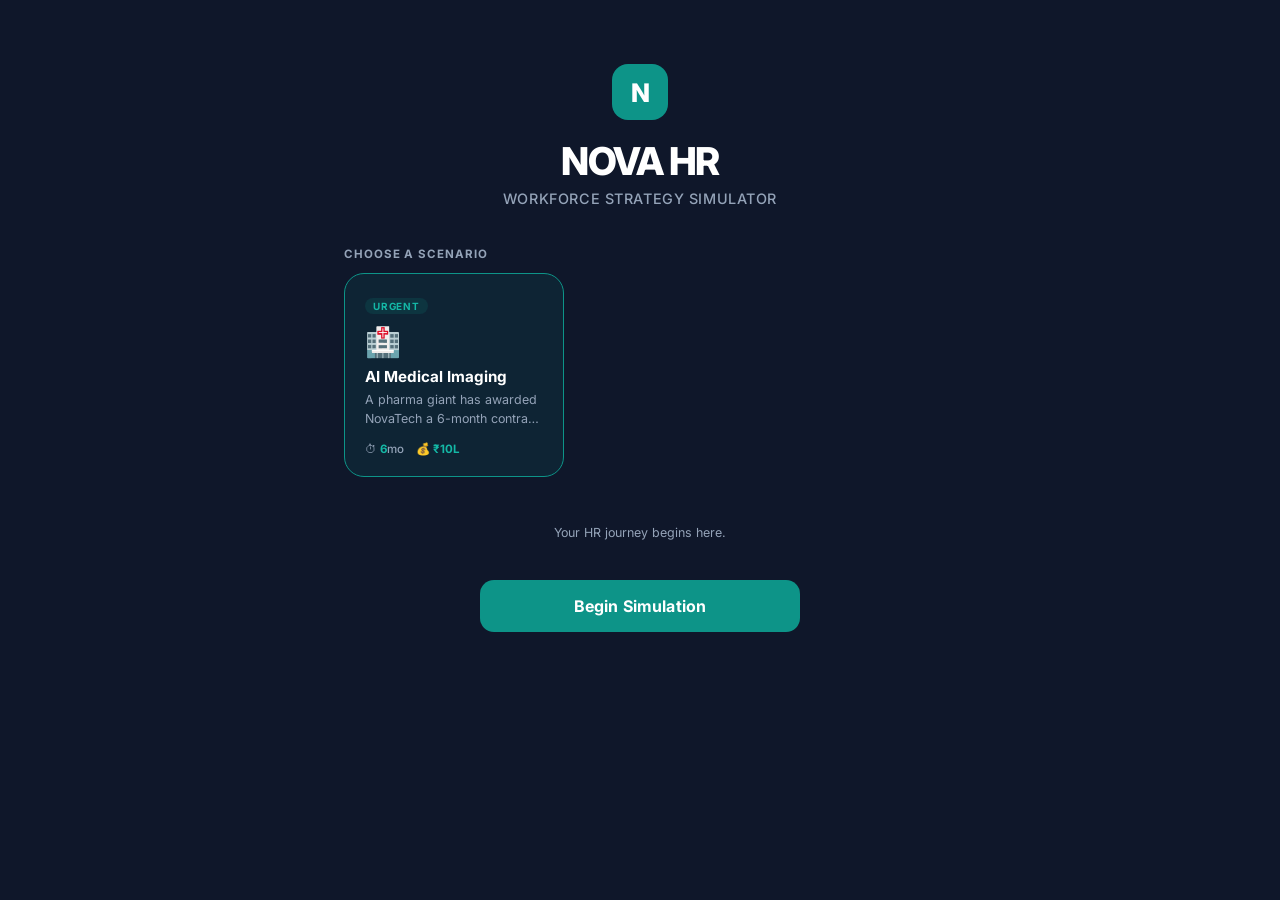
<file: index.html>
<!DOCTYPE html>
<html lang="en">
<head>
  <meta charset="UTF-8">
  <meta name="viewport" content="width=device-width, initial-scale=1.0, viewport-fit=cover">
  <title>NOVA HR — Workforce Simulator</title>
  <meta name="description" content="An interactive HR strategy simulator for college Business Intelligence seminars.">
  <link rel="preconnect" href="https://fonts.googleapis.com">
  <link rel="preconnect" href="https://fonts.gstatic.com" crossorigin>
  <link href="https://fonts.googleapis.com/css2?family=Inter:wght@400;500;600;700;800&display=swap" rel="stylesheet">
  <link rel="stylesheet" href="./css/style.css">
  <link rel="stylesheet" href="./css/modal.css">
</head>
<body>

<!-- ═══════════════════════════
     INTRO SCREEN
═══════════════════════════ -->
<div id="intro-screen" class="screen active">

  <div class="intro-wrap">

    <!-- Hero -->
    <div class="intro-hero">
      <div class="intro-logo-mark">N</div>
      <h1 class="intro-title">NOVA HR</h1>
      <p class="intro-tagline">Workforce Strategy Simulator</p>
    </div>

    <!-- Scenario Picker -->
    <div class="intro-section">
      <p class="section-eyebrow">Choose a scenario</p>
      <div class="scenario-scroll" id="scenario-grid"></div>
    </div>

    <!-- Journey Stats -->
    <div id="intro-journey" class="journey-row"></div>

    <!-- CTA -->
    <div class="intro-cta">
      <button id="btn-start-simulation" class="btn-hero">Begin Simulation</button>
    </div>

  </div>
</div>

<!-- ═══════════════════════════
     APP SCREEN
═══════════════════════════ -->
<div id="app-screen" class="screen hidden">

  <!-- TOP BAR -->
  <header id="top-bar">
    <div class="tb-left">
      <div class="tb-logo">N</div>
      <div class="tb-scenario" id="tb-scenario-name">AI Medical Imaging</div>
    </div>
    <div class="tb-kpis" id="tb-kpis">
      <!-- injected per phase -->
    </div>
    <div class="tb-right">
      <button id="btn-reset-top" class="tb-icon-btn" title="Restart">↩</button>
    </div>
  </header>

  <!-- PROGRESS STEPS -->
  <div id="progress-bar">
    <div class="progress-steps" id="progress-steps">
      <!-- injected -->
    </div>
  </div>

  <!-- MAIN CONTENT AREA -->
  <main id="main-panel">
    <div id="dynamic-content"></div>
  </main>

  <!-- BOTTOM NAV (mobile only) -->
  <nav id="bottom-nav">
    <button class="bnav-btn" data-phase="1" id="bnav-1">
      <span class="bnav-icon">📋</span>
      <span class="bnav-label">Plan</span>
    </button>
    <button class="bnav-btn" data-phase="4" id="bnav-4">
      <span class="bnav-icon">🎯</span>
      <span class="bnav-label">Strategy</span>
    </button>
    <button class="bnav-btn" data-phase="6" id="bnav-6">
      <span class="bnav-icon">👥</span>
      <span class="bnav-label">Talent</span>
    </button>
    <button class="bnav-btn" data-phase="7" id="bnav-7">
      <span class="bnav-icon">🎓</span>
      <span class="bnav-label">Train</span>
    </button>
    <button class="bnav-btn" data-phase="9" id="bnav-9">
      <span class="bnav-icon">📈</span>
      <span class="bnav-label">Report</span>
    </button>
  </nav>

  <!-- TERMINAL (hidden) -->
  <div id="terminal" class="hidden">
    <div class="term-header">
      <span>⚡ Command Mode</span>
      <button onclick="document.getElementById('terminal').classList.add('hidden')">✕</button>
    </div>
    <div id="terminal-output"></div>
    <div class="term-input-row">
      <span class="term-prompt">›</span>
      <input type="text" id="command-input" placeholder="type help..." autocomplete="off" spellcheck="false">
    </div>
  </div>

</div>

<!-- MODAL (bottom sheet on mobile, centered on desktop) -->
<div id="modal-overlay" class="hidden" onclick="if(event.target===this) window.HRUI.closeModal()">
  <div id="modal-box">
    <button id="btn-close-modal" class="modal-close-btn" onclick="window.HRUI.closeModal()">✕</button>
    <div id="modal-content"></div>
  </div>
</div>

<!-- TOAST -->
<div id="toast-container"></div>

<!-- EVENT NOTIFICATION (injected dynamically) -->

<!-- SCRIPTS -->
<script src="./js/scenarios.js"></script>
<script src="./js/state.js"></script>
<script src="./js/engine.js"></script>
<script src="./js/events.js"></script>
<script src="./js/ui.js"></script>
<script src="./js/charts.js"></script>
<script src="./js/terminal.js"></script>
<script src="./js/app.js"></script>

</body>
</html>
</file>
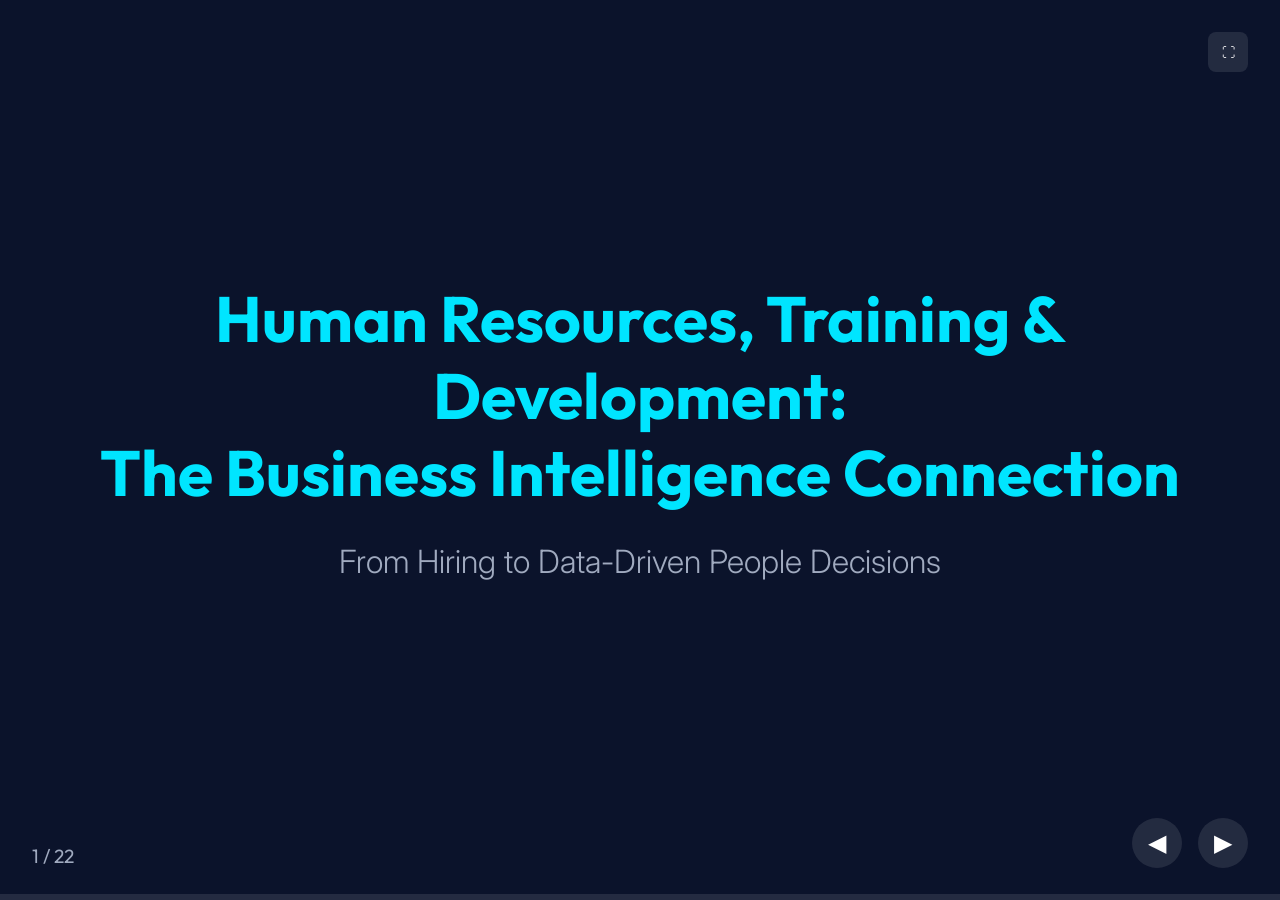
<file: hr-bi-interactive-slides/index.html>
<!DOCTYPE html>
<html lang="en">
<head>
  <meta charset="UTF-8">
  <meta name="viewport" content="width=device-width, initial-scale=1.0">
  <title>HR & BI Interactive Slides</title>
  <link rel="stylesheet" href="styles.css">
</head>
<body>

  <!-- Fullscreen Toggle -->
  <button class="fullscreen-btn" id="fsBtn" title="Toggle Fullscreen (F)">⛶</button>

  <!-- Progress Bar -->
  <div class="progress-container">
    <div class="progress-bar" id="progressBar"></div>
  </div>
  <div class="slide-counter" id="slideCounter">1 / 22</div>

  <!-- Click Zones -->
  <div class="click-zone-left" id="zoneLeft"></div>
  <div class="click-zone-right" id="zoneRight"></div>

  <!-- Deck Container -->
  <div class="deck-container" id="deck">

    <!-- Slide 1 -->
    <section class="slide active center-content">
      <h1>Human Resources, Training & Development:<br>The Business Intelligence Connection</h1>
      <p class="subtitle">From Hiring to Data-Driven People Decisions</p>
    </section>

    <!-- Slide 2 -->
    <section class="slide">
      <h2>Why This Topic Matters to You</h2>
      <div class="two-col">
        <div>
          <ul class="stagger-list">
            <li>We're engineering students — most of us want to get placed after graduation</li>
            <li>We usually think about the interview from the candidate's side</li>
            <li>Today: the organization's side — what happens before that shortlist email</li>
          </ul>
        </div>
        <div class="icon-box">
          <!-- Mail icon representing job offer -->
          <svg viewBox="0 0 24 24"><path d="M20 4H4C2.9 4 2.01 4.9 2.01 6L2 18C2 19.1 2.9 20 4 20H20C21.1 20 22 19.1 22 18V6C22 4.9 21.1 4 20 4ZM20 18H4V8L12 13L20 8V18ZM12 11L4 6H20L12 11Z"/></svg>
        </div>
      </div>
    </section>

    <!-- Slide 3 -->
    <section class="slide center-content">
      <h2>Today's Journey</h2>
      <ul class="stagger-list" style="display:inline-block; text-align:left; font-size: 2.2rem;">
        <li>Human Resources (HR)</li>
        <li>Human Resource Planning</li>
        <li>Recruitment</li>
        <li>Training & Development</li>
        <li>Connecting it all to Business Intelligence / Analytics</li>
      </ul>
    </section>

    <!-- Slide 4 -->
    <section class="slide">
      <h2>What Is "Human Resources"?</h2>
      <ul class="stagger-list">
        <li>A resource = anything an org uses to create value (money, machines, data, technology)</li>
        <li>Human Resources = people + their knowledge, skills, experience, and decision-making ability</li>
        <li>Not just names in a spreadsheet — it's capability</li>
      </ul>
    </section>

    <!-- Slide 5 -->
    <section class="slide">
      <h2>Resources Need People to Use Them</h2>
      <div class="two-col">
        <ul class="stagger-list">
          <li>Best technology ≠ results, without people who know how to use it</li>
          <li>Example: unlimited computing power given to students with no training in programming/analytics — useless on its own</li>
          <li>Same logic applies to organizations</li>
        </ul>
        <div class="icon-box">
          <!-- Server and User Icon -->
          <svg viewBox="0 0 24 24" style="fill: var(--accent-secondary);"><path d="M19 15V19H5V15H19ZM20 13H4C3.45 13 3 13.45 3 14V20C3 20.55 3.45 21 4 21H20C20.55 21 21 20.55 21 20V14C21 13.45 20.55 13 20 13ZM19 5V9H5V5H19ZM20 3H4C3.45 3 3 3.45 3 4V10C3 10.55 3.45 11 4 11H20C20.55 11 21 10.55 21 10V4C21 3.45 20.55 3 20 3ZM12 6.5C12 5.67 11.33 5 10.5 5C9.67 5 9 5.67 9 6.5C9 7.33 9.67 8 10.5 8C11.33 8 12 7.33 12 6.5ZM12 16.5C12 15.67 11.33 15 10.5 15C9.67 15 9 15.67 9 16.5C9 17.33 9.67 18 10.5 18C11.33 18 12 17.33 12 16.5Z"/></svg>
        </div>
      </div>
    </section>

    <!-- Slide 6 -->
    <section class="slide">
      <h2>Business Requirement → People Requirement</h2>
      <ul class="stagger-list">
        <li>Business decision: "We want to grow this business"</li>
        <li>Immediate people question: What roles? How many? What skills?</li>
        <li style="color: var(--accent-secondary); font-weight: 600;">Key line: HR connects the organization's business requirements with its people and capabilities</li>
      </ul>
    </section>

    <!-- Slide 7 -->
    <section class="slide">
      <h2>What Is Human Resource Planning?</h2>
      <ul class="stagger-list">
        <li>Determines: how many employees, what capabilities, and when they're needed</li>
        <li>"Planning before hiring"</li>
        <li>Not just "we need more people" — needs structured analysis</li>
      </ul>
    </section>

    <!-- Slide 8 -->
    <section class="slide">
      <h2>Case: DataTech's Expansion</h2>
      <ul class="stagger-list">
        <li>DataTech: 1,000 employees → expanding BI business next year</li>
        <li>Forecasted need: 1,300 employees</li>
        <li>100 moved internally + 50 trained internally = only 150 need external hiring</li>
      </ul>
    </section>

    <!-- Slide 9 -->
    <section class="slide">
      <h2>The Workforce Gap Formula</h2>
      <div class="two-col">
        <div>
          <ul class="stagger-list">
            <li>Reverse case: 900 needed, 1,000 available = 100 surplus → redeployment, not layoffs</li>
          </ul>
        </div>
        <div class="gap-formula">
          <div class="formula-row reveal-item">
            <span>Expected requirement:</span>
            <span class="count-up" data-target="1000">0</span>
          </div>
          <div class="formula-row reveal-item">
            <span>Available/suitable:</span>
            <span>- <span class="count-up" data-target="850">0</span></span>
          </div>
          <div class="formula-row formula-result reveal-item">
            <span>Gap (Shortage):</span>
            <span>150</span>
          </div>
        </div>
      </div>
    </section>

    <!-- Slide 10 -->
    <section class="slide">
      <h2>Quantity Isn't Enough</h2>
      <ul class="stagger-list">
        <li>"500 employees" tells us nothing without knowing the type</li>
        <li>100 data analysts hired without SQL/statistics skills = skills gap</li>
        <li>Two fixes: Recruit people who have the skill, or Train people to build it</li>
      </ul>
    </section>

    <!-- Slide 11 -->
    <section class="slide">
      <h2>Planning in the Real World</h2>
      <div class="two-col">
        <ul class="stagger-list">
          <li>Seasonal scaling: e-commerce/logistics hiring surges before festive season</li>
          <li>IT services "bench" model: trained staff kept ready for new client contracts</li>
        </ul>
        <div class="icon-box">
          <svg viewBox="0 0 24 24"><path d="M20 8H17V4H7V8H4C2.9 8 2.01 8.9 2.01 10L2 20C2 21.1 2.9 22 4 22H20C21.1 22 22 21.1 22 20V10C22 8.9 21.1 8 20 8ZM9 6H15V8H9V6ZM20 20H4V10H20V20ZM12 17L17 12H14V11H10V12H7L12 17Z"/></svg>
        </div>
      </div>
    </section>

    <!-- Slide 12 -->
    <section class="slide">
      <h2>Recruitment vs. Selection</h2>
      <ul class="stagger-list">
        <li><strong>Recruitment</strong> = attracting candidates into the process</li>
        <li><strong>Selection</strong> = evaluating and choosing among them</li>
        <li>10,000 applicants → attracted (recruitment); 30 offers → chosen (selection)</li>
      </ul>
    </section>

    <!-- Slide 13 -->
    <section class="slide">
      <h2>Internal vs. External Recruitment</h2>
      <ul class="stagger-list">
        <li><strong>Internal:</strong> promoting existing employees (already know culture & systems)</li>
        <li><strong>External:</strong> careers websites, job portals, campus recruitment, referrals, agencies</li>
        <li>Campus recruitment = most relevant channel for us</li>
      </ul>
    </section>

    <!-- Slide 14 -->
    <section class="slide">
      <h2>The Recruitment Funnel (DataTech Example)</h2>
      <div class="two-col">
        <ul class="stagger-list">
          <li>Every stage generates data</li>
          <li>Different sources can have very different success rates → this is where analytics begins</li>
        </ul>
        <div class="funnel-container">
          <div class="funnel-stage reveal-item">10,000 Applicants</div>
          <div class="funnel-stage reveal-item">2,000 Screened</div>
          <div class="funnel-stage reveal-item">500 Assessed</div>
          <div class="funnel-stage reveal-item">100 Interviewed</div>
          <div class="funnel-stage reveal-item">30 Offers</div>
        </div>
      </div>
    </section>

    <!-- Slide 15 -->
    <section class="slide">
      <h2>Real Company: Amazon (BIE Hiring)</h2>
      <ul class="stagger-list">
        <li>Application → online assessment → (technical phone screen) → interview loop</li>
        <li>Loop tests: SQL & scripting, analytical problem-solving, visualization, metrics/reporting, business requirements</li>
        <li><strong>Lesson:</strong> the job defines the required skill; the skill defines the hiring test</li>
      </ul>
    </section>

    <!-- Slide 16 -->
    <section class="slide">
      <h2>Real Company: Google (People Operations)</h2>
      <ul class="stagger-list">
        <li>HR at Google = "People Operations," guided by a People Analytics team</li>
        <li>Goal: bring engineering-level rigor to people decisions</li>
        <li>Data-driven hiring: found 4 interviews capture most predictive value</li>
        <li>"Project Janus": re-checked rejected resumes for missed strong candidates</li>
      </ul>
      <div class="analytics-animation">
        <div class="people-group" id="peopleIcons">
          <!-- JS will inject SVGs here -->
        </div>
        <div class="chart-container">
          <svg class="chart-icon" viewBox="0 0 24 24"><path d="M19 3H5C3.9 3 3 3.9 3 5V19C3 20.1 3.9 21 5 21H19C20.1 21 21 20.1 21 19V5C21 3.9 20.1 3 19 3ZM9 17H7V10H9V17ZM13 17H11V7H13V17ZM17 17H15V13H17V17Z"/></svg>
        </div>
      </div>
    </section>

    <!-- Slide 17 -->
    <section class="slide">
      <h2>Real Company: JPMorganChase</h2>
      <ul class="stagger-list">
        <li>Four-stage journey: Explore → Apply → Interview → Decision</li>
        <li>Process varies by role — some roles use standardized/virtual assessments</li>
        <li>Same theme: process design follows job requirements</li>
      </ul>
    </section>

    <!-- Slide 18 -->
    <section class="slide">
      <h2>Careers Inside HR (Where BI Fits)</h2>
      <ul class="stagger-list">
        <li><strong>HR Business Partner</strong> — connects business goals to workforce decisions</li>
        <li><strong>Recruiter/Talent Acquisition</strong> — manages and optimizes the funnel</li>
        <li><strong>L&D Specialist</strong> — designs and measures training</li>
        <li><strong>People Analyst / People Analytics</strong> — builds dashboards & models on hiring, attrition, engagement (a real, hiring job title today)</li>
      </ul>
    </section>

    <!-- Slide 19 -->
    <section class="slide">
      <h2>Training vs. Development</h2>
      <ul class="stagger-list">
        <li><strong>Training</strong> = current-job oriented (e.g., learning the internal BI dashboard tool)</li>
        <li><strong>Development</strong> = future-oriented (e.g., leadership coaching for a future team-lead role)</li>
        <li>Both close a gap — just different time horizons</li>
      </ul>
    </section>

    <!-- Slide 20 -->
    <section class="slide">
      <h2>The Training Process</h2>
      <ul class="stagger-list" style="margin-bottom: 2rem;">
        <li>Most orgs measure Reaction easily; Results rarely — a real measurement gap</li>
      </ul>
      <div class="two-col diagram-container">
        <!-- ADDIE -->
        <div>
          <h3>ADDIE Model</h3>
          <div class="addie-flow">
            <div class="flow-step reveal-item">Analyze</div>
            <div class="flow-step reveal-item">Design</div>
            <div class="flow-step reveal-item">Develop/Deliver</div>
            <div class="flow-step reveal-item">Evaluate</div>
          </div>
        </div>
        <!-- Kirkpatrick -->
        <div>
          <h3>Kirkpatrick's 4 Levels</h3>
          <div class="kirkpatrick-pyramid">
            <div class="pyramid-level reveal-item">1. Reaction</div>
            <div class="pyramid-level reveal-item">2. Learning</div>
            <div class="pyramid-level reveal-item">3. Behavior</div>
            <div class="pyramid-level reveal-item">4. Results</div>
          </div>
        </div>
      </div>
    </section>

    <!-- Slide 21 -->
    <section class="slide">
      <h2>Training & Development in the Real World</h2>
      <div class="two-col">
        <ul class="stagger-list">
          <li>Amazon: large-scale upskilling investment for hundreds of thousands of employees</li>
          <li>Retail/logistics "academy" programs preparing frontline staff for leadership roles</li>
          <li>New system rollouts (ERP/BI tools) → structured certification training</li>
        </ul>
        <div class="icon-box">
          <svg viewBox="0 0 24 24"><path d="M12 3L1 9L4 10.64V17C4 18.1 4.9 19 6 19H18C19.1 19 20 18.1 20 17V10.64L23 9L12 3ZM18 17H6V11.73L12 15L18 11.73V17ZM12 12.5L3.82 8L12 3.5L20.18 8L12 12.5Z"/></svg>
        </div>
      </div>
    </section>

    <!-- Slide 22 -->
    <section class="slide">
      <h2>Closing: Where BI Meets HR</h2>
      <ul class="stagger-list">
        <li>Every stage — Planning, Recruitment, Training — generates data</li>
        <li>Key metrics: time-to-hire, cost-per-hire, attrition rate, offer-acceptance rate, training ROI</li>
        <li>Attrition prediction = same logic as customer-churn modeling, applied to employees</li>
      </ul>
      
      <div class="loop-diagram">
        <svg class="loop-svg" viewBox="0 0 400 400">
          <circle cx="200" cy="200" r="160" class="loop-path reveal-item" />
        </svg>
        <div class="loop-node node-1 reveal-item">Business Goal</div>
        <div class="loop-node node-2 reveal-item">HR Planning</div>
        <div class="loop-node node-3 reveal-item">Recruitment</div>
        <div class="loop-node node-4 reveal-item">Training</div>
        <div class="loop-node node-5 reveal-item">Data & Analytics</div>
      </div>
      
      <h3 class="reveal-item" style="text-align: center; margin-top: 1rem;">Thank You / Questions?</h3>
    </section>

  </div>

  <!-- On-Screen Controls -->
  <div class="controls">
    <button class="nav-btn" id="prevBtn" title="Previous Slide (Left Arrow)">◀</button>
    <button class="nav-btn" id="nextBtn" title="Next Slide (Right Arrow/Space)">▶</button>
  </div>

  <script src="script.js"></script>
</body>
</html>
</file>
<file: css/style.css>
/* ════════════════════════════════════════════════
   NOVA HR — Minimal Premium CSS Design System
   Mobile-first. One decision at a time.
   Author: rebuilt for clarity
════════════════════════════════════════════════ */

/* ── TOKENS ─────────────────────────────────── */
:root {
  --navy:    #0f172a;
  --navy-2:  #1e293b;
  --navy-3:  #334155;
  --teal:    #0d9488;
  --teal-l:  #14b8a6;
  --blue:    #4f46e5;
  --violet:  #7c3aed;
  --emerald: #059669;
  --amber:   #d97706;
  --coral:   #e11d48;
  --white:   #ffffff;
  --gray-50: #f8fafc;
  --gray-100:#f1f5f9;
  --gray-200:#e2e8f0;
  --gray-400:#94a3b8;
  --gray-600:#475569;
  --gray-800:#1e293b;

  --text:      #0f172a;
  --text-mid:  #475569;
  --text-soft: #94a3b8;
  --border:    #e2e8f0;
  --surface:   #ffffff;
  --surface-2: #f8fafc;

  --r-sm:  8px;
  --r:     14px;
  --r-lg:  20px;
  --r-xl:  28px;

  --shadow-sm: 0 1px 3px rgba(0,0,0,.08);
  --shadow:    0 4px 16px rgba(0,0,0,.08);
  --shadow-lg: 0 12px 40px rgba(0,0,0,.14);

  --ease: cubic-bezier(0.4,0,0.2,1);

  --topbar-h:  56px;
  --progress-h: 48px;
  --bottomnav-h: 64px;
}

/* ── RESET ───────────────────────────────────── */
*, *::before, *::after { box-sizing:border-box; margin:0; padding:0; }
html { height:100%; -webkit-text-size-adjust:100%; }
body {
  font-family: 'Inter', -apple-system, BlinkMacSystemFont, sans-serif;
  background: var(--gray-100);
  color: var(--text);
  height:100%;
  overflow:hidden;
  -webkit-font-smoothing: antialiased;
}
button { font-family:inherit; cursor:pointer; border:none; outline:none; background:none; }
a { text-decoration:none; color:inherit; }
img { display:block; max-width:100%; }

/* ── SCREEN SYSTEM ──────────────────────────── */
.screen { position:fixed; inset:0; overflow:hidden; }
.screen.hidden { display:none; }
.screen.active { display:flex; flex-direction:column; }

/* ════════════════════════════════════════════════
   INTRO SCREEN
════════════════════════════════════════════════ */
#intro-screen {
  background: var(--navy);
  overflow-y: auto;
  align-items: center;
}

.intro-wrap {
  width: 100%;
  max-width: 640px;
  padding: 48px 24px 120px;
  display: flex;
  flex-direction: column;
  gap: 40px;
}

.intro-hero {
  text-align: center;
  padding-top: 16px;
}

.intro-logo-mark {
  width: 56px; height: 56px;
  background: var(--teal);
  border-radius: 16px;
  font-size: 1.6rem;
  font-weight: 800;
  color: white;
  display: flex; align-items:center; justify-content:center;
  margin: 0 auto 20px;
}

.intro-title {
  font-size: 2.4rem;
  font-weight: 800;
  color: white;
  letter-spacing: -0.04em;
  line-height: 1.1;
}

.intro-tagline {
  margin-top: 8px;
  font-size: 0.9rem;
  color: var(--gray-400);
  font-weight: 500;
  letter-spacing: 0.04em;
  text-transform: uppercase;
}

.intro-section { display:flex; flex-direction:column; gap:12px; }

.section-eyebrow {
  font-size: 0.72rem;
  font-weight: 700;
  letter-spacing: 0.08em;
  text-transform: uppercase;
  color: var(--gray-400);
}

/* Scenario horizontal scroll */
.scenario-scroll {
  display: flex;
  gap: 12px;
  overflow-x: auto;
  padding-bottom: 8px;
  -webkit-overflow-scrolling: touch;
  scrollbar-width: none;
}
.scenario-scroll::-webkit-scrollbar { display:none; }

.sc-card {
  flex: 0 0 220px;
  background: var(--navy-2);
  border: 1.5px solid var(--navy-3);
  border-radius: var(--r-lg);
  padding: 20px;
  cursor: pointer;
  transition: border-color 0.2s var(--ease), transform 0.15s var(--ease);
  position: relative;
}
.sc-card:active { transform: scale(0.97); }
.sc-card.selected {
  border-color: var(--teal);
  background: rgba(13,148,136,0.1);
}

.sc-card-tag {
  display: inline-block;
  font-size: 0.62rem;
  font-weight: 700;
  letter-spacing: 0.08em;
  text-transform: uppercase;
  padding: 2px 8px;
  border-radius: 100px;
  margin-bottom: 10px;
  background: rgba(13,148,136,0.15);
  color: var(--teal-l);
}
.sc-card-tag.tag-crisis  { background:rgba(225,29,72,0.15); color:#fb7185; }
.sc-card-tag.tag-growth  { background:rgba(5,150,105,0.15); color:#34d399; }
.sc-card-tag.tag-scale   { background:rgba(79,70,229,0.15); color:#a5b4fc; }

.sc-card-icon { font-size: 1.8rem; margin-bottom: 8px; }
.sc-card-name {
  font-size: 0.95rem;
  font-weight: 700;
  color: white;
  line-height: 1.3;
  margin-bottom: 4px;
}
.sc-card-sub {
  font-size: 0.78rem;
  color: var(--gray-400);
  line-height: 1.5;
  display: -webkit-box;
  -webkit-line-clamp: 2;
  -webkit-box-orient: vertical;
  overflow: hidden;
}
.sc-card-meta {
  display: flex;
  gap: 12px;
  margin-top: 14px;
}
.sc-card-meta-item {
  font-size: 0.72rem;
  color: var(--gray-400);
  font-weight: 500;
}
.sc-card-meta-item strong { color: var(--teal-l); font-weight: 700; }

/* Segmented control */
.seg-control {
  display: flex;
  background: var(--navy-2);
  border-radius: var(--r-sm);
  padding: 3px;
  gap: 2px;
}
.seg-btn {
  flex: 1;
  padding: 8px 12px;
  border-radius: 6px;
  font-size: 0.82rem;
  font-weight: 600;
  color: var(--gray-400);
  transition: all 0.2s var(--ease);
}
.seg-btn.active {
  background: var(--teal);
  color: white;
}

/* Journey stats */
.journey-row {
  display: flex;
  gap: 16px;
  justify-content: center;
  flex-wrap: wrap;
}
.j-stat {
  text-align: center;
}
.j-stat .val {
  font-size: 1.4rem;
  font-weight: 800;
  color: white;
  display: block;
}
.j-stat .lbl {
  font-size: 0.7rem;
  color: var(--gray-400);
  text-transform: uppercase;
  letter-spacing: 0.06em;
}

/* CTA */
.intro-cta {
  display: flex;
  flex-direction: column;
  gap: 12px;
  align-items: center;
}

.btn-hero {
  width: 100%;
  max-width: 320px;
  padding: 16px 24px;
  background: var(--teal);
  color: white;
  font-size: 1rem;
  font-weight: 700;
  border-radius: var(--r);
  letter-spacing: 0.01em;
  transition: background 0.2s var(--ease), transform 0.12s;
}
.btn-hero:active { background: #0b7a71; transform: scale(0.98); }

.btn-ghost-sm {
  padding: 10px 20px;
  border-radius: var(--r-sm);
  font-size: 0.85rem;
  font-weight: 600;
  color: var(--gray-400);
  border: 1.5px solid var(--navy-3);
  transition: color 0.2s, border-color 0.2s;
}
.btn-ghost-sm:hover { color:white; border-color:var(--navy-3); }

/* ════════════════════════════════════════════════
   APP SCREEN LAYOUT
════════════════════════════════════════════════ */
#app-screen {
  background: var(--gray-100);
  display: grid;
  grid-template-rows: var(--topbar-h) var(--progress-h) 1fr auto;
  grid-template-areas:
    "topbar"
    "progress"
    "main"
    "bottomnav";
}

/* ── TOP BAR ──────────────────────────────────── */
#top-bar {
  grid-area: topbar;
  background: var(--navy);
  display: flex;
  align-items: center;
  padding: 0 16px;
  gap: 12px;
  z-index: 100;
}

.tb-left {
  display: flex;
  align-items: center;
  gap: 10px;
  flex: 1;
  min-width: 0;
}

.tb-logo {
  width: 30px; height: 30px;
  background: var(--teal);
  border-radius: 8px;
  font-size: 0.9rem;
  font-weight: 800;
  color: white;
  display: flex; align-items:center; justify-content:center;
  flex-shrink: 0;
}

.tb-scenario {
  font-size: 0.85rem;
  font-weight: 600;
  color: rgba(255,255,255,0.75);
  white-space: nowrap;
  overflow: hidden;
  text-overflow: ellipsis;
}

.tb-kpis {
  display: flex;
  align-items: center;
  gap: 6px;
  flex-shrink: 0;
}

.tb-kpi {
  display: flex;
  align-items: center;
  gap: 5px;
  padding: 5px 10px;
  background: rgba(255,255,255,0.07);
  border-radius: 100px;
  font-size: 0.78rem;
  font-weight: 600;
  color: rgba(255,255,255,0.85);
  transition: background 0.2s;
  white-space: nowrap;
}
.tb-kpi .k-icon { font-size: 0.85rem; }
.tb-kpi.warn { background: rgba(217,119,6,0.2); color: #fbbf24; }
.tb-kpi.danger { background: rgba(225,29,72,0.2); color: #fb7185; }
.tb-kpi.good { background: rgba(5,150,105,0.15); color: #34d399; }

.tb-right { flex-shrink:0; }

.tb-icon-btn {
  width: 34px; height: 34px;
  border-radius: 8px;
  background: rgba(255,255,255,0.08);
  color: rgba(255,255,255,0.6);
  font-size: 1rem;
  display: flex; align-items:center; justify-content:center;
  transition: background 0.2s, color 0.2s;
}
.tb-icon-btn:hover { background: rgba(255,255,255,0.15); color:white; }

/* ── PROGRESS BAR ──────────────────────────────── */
#progress-bar {
  grid-area: progress;
  background: var(--navy);
  border-top: 1px solid rgba(255,255,255,0.06);
  overflow-x: auto;
  scrollbar-width: none;
  -webkit-overflow-scrolling: touch;
}
#progress-bar::-webkit-scrollbar { display:none; }

.progress-steps {
  display: flex;
  align-items: center;
  padding: 0 16px;
  height: var(--progress-h);
  gap: 0;
  width: max-content;
  min-width: 100%;
}

.ps-step {
  display: flex;
  align-items: center;
  gap: 6px;
  padding: 6px 10px;
  cursor: pointer;
  position: relative;
  flex-shrink: 0;
}
.ps-step:not(:first-child)::before {
  content: '';
  position: absolute;
  left: 0;
  top: 50%;
  transform: translateY(-50%);
  width: 1px;
  height: 16px;
  background: rgba(255,255,255,0.1);
}

.ps-dot {
  width: 22px; height: 22px;
  border-radius: 50%;
  border: 1.5px solid rgba(255,255,255,0.15);
  background: rgba(255,255,255,0.05);
  font-size: 0.6rem;
  font-weight: 700;
  color: rgba(255,255,255,0.35);
  display: flex; align-items:center; justify-content:center;
  flex-shrink: 0;
  transition: all 0.25s var(--ease);
}
.ps-label {
  font-size: 0.7rem;
  font-weight: 600;
  color: rgba(255,255,255,0.3);
  letter-spacing: 0.02em;
  white-space: nowrap;
  transition: color 0.25s;
}

.ps-step.active .ps-dot {
  background: var(--teal);
  border-color: var(--teal);
  color: white;
  box-shadow: 0 0 0 3px rgba(13,148,136,0.3);
}
.ps-step.active .ps-label { color: var(--teal-l); font-weight: 700; }

.ps-step.done .ps-dot {
  background: rgba(13,148,136,0.2);
  border-color: var(--teal);
  color: var(--teal-l);
}
.ps-step.done .ps-label { color: rgba(255,255,255,0.55); }

.ps-step.locked { pointer-events:none; }

/* ── MAIN PANEL ───────────────────────────────── */
#main-panel {
  grid-area: main;
  overflow-y: auto;
  -webkit-overflow-scrolling: touch;
  overscroll-behavior: contain;
  padding: 20px 16px;
  padding-bottom: calc(var(--bottomnav-h) + 20px);
}

#dynamic-content {
  max-width: 680px;
  margin: 0 auto;
  display: flex;
  flex-direction: column;
  gap: 16px;
  animation: fadeSlideUp 0.3s var(--ease) both;
}

@keyframes fadeSlideUp {
  from { opacity:0; transform:translateY(16px); }
  to   { opacity:1; transform:translateY(0); }
}

/* ── BOTTOM NAV ───────────────────────────────── */
#bottom-nav {
  grid-area: bottomnav;
  background: var(--navy);
  border-top: 1px solid rgba(255,255,255,0.07);
  display: flex;
  padding-bottom: env(safe-area-inset-bottom, 0px);
  z-index: 100;
}

.bnav-btn {
  flex: 1;
  display: flex;
  flex-direction: column;
  align-items: center;
  justify-content: center;
  gap: 2px;
  padding: 10px 4px;
  color: rgba(255,255,255,0.3);
  transition: color 0.2s;
  min-height: 44px;
}
.bnav-btn.active { color: var(--teal-l); }
.bnav-icon { font-size: 1.1rem; }
.bnav-label { font-size: 0.62rem; font-weight: 600; letter-spacing: 0.02em; }

/* ════════════════════════════════════════════════
   SHARED CONTENT COMPONENTS
════════════════════════════════════════════════ */

/* Phase Header */
.phase-header {
  padding: 24px 20px 20px;
  background: var(--navy);
  border-radius: var(--r-lg);
  color: white;
}
.ph-eyebrow {
  font-size: 0.68rem;
  font-weight: 700;
  letter-spacing: 0.1em;
  text-transform: uppercase;
  color: var(--teal-l);
  margin-bottom: 6px;
}
.ph-title {
  font-size: 1.5rem;
  font-weight: 800;
  line-height: 1.2;
  letter-spacing: -0.02em;
  color: white;
  margin-bottom: 8px;
}
.ph-sub {
  font-size: 0.88rem;
  color: rgba(255,255,255,0.55);
  line-height: 1.6;
}
.ph-meta {
  display: flex;
  gap: 16px;
  margin-top: 16px;
  flex-wrap: wrap;
}
.ph-meta-item {
  display: flex;
  flex-direction: column;
  gap: 2px;
}
.ph-meta-label {
  font-size: 0.62rem;
  font-weight: 700;
  text-transform: uppercase;
  letter-spacing: 0.08em;
  color: rgba(255,255,255,0.35);
}
.ph-meta-val {
  font-size: 0.9rem;
  font-weight: 700;
  color: white;
}

/* Panel */
.panel {
  background: var(--surface);
  border-radius: var(--r-lg);
  overflow: hidden;
  box-shadow: var(--shadow-sm);
  border: 1px solid var(--border);
}
.panel-body { padding: 20px; }
.panel-title {
  font-size: 0.8rem;
  font-weight: 700;
  color: var(--text-soft);
  text-transform: uppercase;
  letter-spacing: 0.07em;
  margin-bottom: 16px;
}

/* ── Gap Cards ─────────────────────────────── */
.gap-card {
  display: flex;
  align-items: center;
  justify-content: space-between;
  padding: 14px 20px;
  border-bottom: 1px solid var(--border);
}
.gap-card:last-child { border-bottom:none; }
.gap-role { font-size: 0.9rem; font-weight: 600; color: var(--text); }
.gap-numbers { display:flex; align-items:center; gap:6px; }
.gap-avail { font-size:1.1rem; font-weight:800; color:var(--gray-600); }
.gap-arrow { color:var(--gray-400); font-size:0.8rem; }
.gap-req   { font-size:1.1rem; font-weight:800; color:var(--navy); }
.gap-tag {
  font-size: 0.7rem; font-weight:700;
  padding: 3px 10px; border-radius:100px;
  margin-left:12px;
}
.gap-tag.shortage { background: rgba(225,29,72,0.1); color: var(--coral); }
.gap-tag.surplus  { background: rgba(5,150,105,0.1); color: var(--emerald); }
.gap-tag.ok       { background: rgba(13,148,136,0.1); color: var(--teal); }

/* Gap Summary Row */
.gap-summary {
  display: grid;
  grid-template-columns: repeat(3, 1fr);
  padding: 16px 20px;
  gap: 8px;
  background: var(--surface-2);
}
.gs-item { text-align:center; }
.gs-num {
  font-size: 1.6rem;
  font-weight: 800;
  color: var(--navy);
  display: block;
  letter-spacing: -0.02em;
}
.gs-lbl {
  font-size: 0.65rem;
  font-weight: 700;
  text-transform: uppercase;
  letter-spacing: 0.06em;
  color: var(--text-soft);
}
.gs-item.danger .gs-num { color: var(--coral); }
.gs-item.good   .gs-num { color: var(--emerald); }
.gs-item.info   .gs-num { color: var(--blue); }

/* ── Strategy Decision Cards ─────────────── */
.strategy-grid {
  display: flex;
  flex-direction: column;
  gap: 12px;
}

.strat-card {
  background: var(--surface);
  border: 2px solid var(--border);
  border-radius: var(--r-lg);
  padding: 20px;
  cursor: pointer;
  transition: border-color 0.2s var(--ease), box-shadow 0.2s, transform 0.12s;
  display: flex;
  gap: 16px;
  align-items: flex-start;
}
.strat-card:active { transform: scale(0.99); }
.strat-card.selected {
  border-color: var(--teal);
  box-shadow: 0 0 0 3px rgba(13,148,136,0.12);
  background: rgba(13,148,136,0.02);
}

.strat-icon-wrap {
  width: 44px; height: 44px;
  border-radius: 12px;
  background: var(--gray-100);
  font-size: 1.3rem;
  display: flex; align-items:center; justify-content:center;
  flex-shrink: 0;
}
.strat-card.selected .strat-icon-wrap { background: rgba(13,148,136,0.1); }

.strat-body { flex:1; min-width:0; }
.strat-name {
  font-size: 1rem;
  font-weight: 700;
  color: var(--text);
  margin-bottom: 4px;
}
.strat-desc {
  font-size: 0.82rem;
  color: var(--text-mid);
  line-height: 1.55;
  margin-bottom: 12px;
}
.strat-attrs {
  display: flex;
  gap: 8px;
  flex-wrap: wrap;
}
.strat-attr {
  display: flex;
  align-items: center;
  gap: 4px;
  font-size: 0.72rem;
  font-weight: 600;
  color: var(--text-soft);
}
.strat-attr-lbl { color: var(--text-soft); }
.strat-attr-val { font-weight:700; }
.strat-attr-val.high   { color: var(--coral); }
.strat-attr-val.medium { color: var(--amber); }
.strat-attr-val.low    { color: var(--emerald); }

.strat-check {
  width: 22px; height: 22px;
  border-radius: 50%;
  border: 2px solid var(--border);
  flex-shrink: 0;
  margin-top: 2px;
  display: flex; align-items:center; justify-content:center;
  font-size: 0.75rem;
  color: transparent;
  transition: all 0.2s;
}
.strat-card.selected .strat-check {
  background: var(--teal);
  border-color: var(--teal);
  color: white;
}

/* ── Channel Cards ───────────────────────── */
.channel-grid {
  display: grid;
  grid-template-columns: 1fr 1fr;
  gap: 10px;
}

.ch-card {
  background: var(--surface);
  border: 2px solid var(--border);
  border-radius: var(--r);
  padding: 16px;
  cursor: pointer;
  transition: all 0.2s var(--ease);
  display: flex;
  flex-direction: column;
  gap: 8px;
}
.ch-card.selected {
  border-color: var(--teal);
  background: rgba(13,148,136,0.03);
}
.ch-card.disabled { opacity:0.45; cursor:not-allowed; }
.ch-card:not(.disabled):active { transform: scale(0.98); }

.ch-icon { font-size: 1.5rem; }
.ch-name { font-size: 0.88rem; font-weight: 700; color: var(--text); }
.ch-stats {
  display: flex;
  gap: 8px;
}
.ch-stat {
  flex:1;
  text-align: center;
  background: var(--gray-100);
  border-radius: 6px;
  padding: 5px 4px;
}
.ch-stat-lbl { font-size: 0.58rem; color: var(--text-soft); font-weight: 600; text-transform:uppercase; letter-spacing:0.04em; display:block; }
.ch-stat-val { font-size: 0.78rem; font-weight: 700; color: var(--text); display:block; }
.ch-badge-row { display:flex; gap:4px; flex-wrap:wrap; }
.ch-pro { font-size: 0.68rem; color: var(--emerald); font-weight:600; }
.ch-con { font-size: 0.68rem; color: var(--coral); font-weight:600; }
.ch-selected-note {
  margin-top:4px;
  font-size: 0.72rem;
  font-weight: 700;
  color: var(--teal);
  text-align: center;
}

/* ── Interview Method ────────────────────── */
.method-grid {
  display: grid;
  grid-template-columns: 1fr 1fr;
  gap: 10px;
}

.method-card {
  background: var(--surface);
  border: 2px solid var(--border);
  border-radius: var(--r);
  padding: 16px;
  cursor: pointer;
  text-align: center;
  transition: all 0.2s var(--ease);
}
.method-card.selected { border-color: var(--blue); background: rgba(79,70,229,0.03); }
.method-card:active { transform: scale(0.98); }
.method-icon { font-size: 1.6rem; margin-bottom: 6px; }
.method-name { font-size: 0.82rem; font-weight: 700; color:var(--text); margin-bottom:3px; }
.method-acc  { font-size: 0.72rem; color:var(--text-soft); }
.method-time { font-size: 0.68rem; color: var(--amber); font-weight:600; margin-top:4px; }

/* ── Candidate Cards (swipeable) ─────────── */
.cand-stack {
  position: relative;
}

.cand-card {
  background: var(--surface);
  border: 1.5px solid var(--border);
  border-radius: var(--r-lg);
  overflow: hidden;
  transition: box-shadow 0.2s;
  box-shadow: var(--shadow-sm);
}

.cand-header {
  padding: 20px;
  border-bottom: 1px solid var(--border);
  display: flex;
  align-items: flex-start;
  justify-content: space-between;
  gap: 12px;
}

.cand-name-block {}
.cand-name { font-size: 1.05rem; font-weight: 800; color:var(--text); margin-bottom: 2px; }
.cand-role { font-size: 0.78rem; font-weight: 600; color:var(--text-soft); }
.cand-exp  { font-size: 0.72rem; color:var(--text-soft); margin-top:2px; }

.cand-score-circle {
  width: 52px; height: 52px;
  border-radius: 50%;
  background: var(--gray-100);
  display: flex; flex-direction:column; align-items:center; justify-content:center;
  flex-shrink: 0;
  border: 2px solid var(--border);
}
.cand-score-num { font-size: 1rem; font-weight: 800; color:var(--navy); line-height:1; }
.cand-score-lbl { font-size: 0.52rem; color:var(--text-soft); font-weight:600; text-transform:uppercase; letter-spacing:0.04em; }

.cand-score-circle.high  { border-color: var(--teal); background: rgba(13,148,136,0.06); }
.cand-score-circle.high .cand-score-num  { color: var(--teal); }
.cand-score-circle.medium { border-color: var(--amber); background: rgba(217,119,6,0.06); }
.cand-score-circle.medium .cand-score-num { color: var(--amber); }

.cand-attrs {
  padding: 14px 20px;
  display: grid;
  grid-template-columns: repeat(2, 1fr);
  gap: 10px;
  border-bottom: 1px solid var(--border);
}
.cand-attr-item {}
.cand-attr-lbl { font-size: 0.62rem; color:var(--text-soft); font-weight:700; text-transform:uppercase; letter-spacing:0.05em; margin-bottom:3px; }
.cand-attr-val { font-size: 0.88rem; font-weight:700; color:var(--text); }
.cand-attr-val.good   { color: var(--emerald); }
.cand-attr-val.warn   { color: var(--amber); }
.cand-attr-val.bad    { color: var(--coral); }

.cand-actions {
  padding: 14px 20px;
  display: flex;
  gap: 10px;
}
.cand-actions .btn-hire {
  flex:1;
  padding: 12px;
  background: var(--teal);
  color: white;
  border-radius: var(--r-sm);
  font-size: 0.88rem;
  font-weight: 700;
  transition: background 0.2s, transform 0.1s;
}
.cand-actions .btn-hire:active { transform:scale(0.98); background:#0b7a71; }
.cand-actions .btn-hire.hired { background: var(--emerald); }
.cand-actions .btn-profile {
  padding: 12px 16px;
  border: 1.5px solid var(--border);
  border-radius: var(--r-sm);
  font-size: 0.82rem;
  font-weight: 600;
  color: var(--text-mid);
  transition: all 0.2s;
}
.cand-actions .btn-profile:hover { border-color:var(--navy); color:var(--navy); }

/* ── Employee Cards (training) ───────────── */
.emp-card {
  background: var(--surface);
  border: 1.5px solid var(--border);
  border-radius: var(--r-lg);
  overflow: hidden;
}
.emp-header {
  padding: 16px 20px;
  border-bottom: 1px solid var(--border);
  display: flex;
  align-items: center;
  justify-content: space-between;
}
.emp-name { font-size: 0.95rem; font-weight: 700; color:var(--text); }
.emp-role { font-size: 0.75rem; color:var(--text-soft); margin-top:2px; }
.emp-lp-badge {
  font-size: 0.68rem;
  font-weight: 700;
  padding: 3px 8px;
  border-radius: 100px;
  background: var(--gray-100);
  color: var(--text-soft);
}
.emp-lp-badge.high { background: rgba(5,150,105,0.1); color:var(--emerald); }
.emp-skills {
  padding: 12px 20px;
  display: flex;
  flex-direction: column;
  gap: 8px;
  border-bottom: 1px solid var(--border);
}
.skill-row {
  display: flex;
  align-items: center;
  gap: 10px;
}
.skill-name { font-size:0.72rem; font-weight:600; color:var(--text-soft); width:50px; flex-shrink:0; }
.skill-track {
  flex:1;
  height: 5px;
  background: var(--gray-100);
  border-radius: 100px;
  overflow:hidden;
}
.skill-fill {
  height:100%;
  border-radius:100px;
  background: var(--navy-3);
  transition: width 0.8s var(--ease);
  width: 0;
}
.skill-fill.high   { background: var(--teal); }
.skill-fill.medium { background: var(--amber); }
.skill-fill.low    { background: var(--gray-400); }
.skill-val { font-size:0.72rem; font-weight:700; color:var(--text); width:24px; text-align:right; flex-shrink:0; }

.emp-programs {
  padding: 12px 20px;
}
.emp-prog-title { font-size:0.68rem; font-weight:700; text-transform:uppercase; letter-spacing:0.06em; color:var(--text-soft); margin-bottom:8px; }
.prog-btn-row { display:flex; gap:6px; flex-wrap:wrap; }
.prog-btn {
  padding: 7px 12px;
  border-radius: var(--r-sm);
  border: 1.5px solid var(--border);
  font-size: 0.75rem;
  font-weight: 600;
  color: var(--text-mid);
  transition: all 0.2s;
  white-space: nowrap;
}
.prog-btn:hover { border-color:var(--teal); color:var(--teal); }
.prog-btn.disabled { opacity:0.4; cursor:not-allowed; }
.emp-trained-note {
  font-size: 0.72rem;
  color: var(--emerald);
  font-weight: 600;
  margin-top: 6px;
}

/* ── Training Program Cards ──────────────── */
.training-cards {
  display: flex;
  flex-direction: column;
  gap: 10px;
}
.tp-card {
  background: var(--surface);
  border: 1.5px solid var(--border);
  border-radius: var(--r);
  padding: 16px;
  display: flex;
  gap: 14px;
  align-items: flex-start;
}
.tp-icon { font-size: 1.4rem; flex-shrink:0; margin-top:2px; }
.tp-body { flex:1; min-width:0; }
.tp-name { font-size: 0.88rem; font-weight:700; color:var(--text); margin-bottom:3px; }
.tp-desc { font-size: 0.76rem; color:var(--text-mid); line-height:1.5; margin-bottom:8px; }
.tp-attrs { display:flex; gap:10px; flex-wrap:wrap; }
.tp-attr { font-size:0.7rem; color:var(--text-soft); font-weight:600; }
.tp-attr strong { color:var(--text); }

/* ── Insight Box ─────────────────────────── */
.insight {
  background: rgba(13,148,136,0.06);
  border: 1px solid rgba(13,148,136,0.18);
  border-radius: var(--r);
  padding: 14px 16px;
}
.insight.warn {
  background: rgba(217,119,6,0.06);
  border-color: rgba(217,119,6,0.2);
}
.insight.info {
  background: rgba(79,70,229,0.06);
  border-color: rgba(79,70,229,0.2);
}
.insight-label {
  font-size: 0.65rem;
  font-weight: 700;
  text-transform: uppercase;
  letter-spacing: 0.08em;
  color: var(--teal);
  margin-bottom: 5px;
}
.insight.warn .insight-label { color: var(--amber); }
.insight.info .insight-label { color: var(--blue); }
.insight-text {
  font-size: 0.82rem;
  color: var(--text-mid);
  line-height: 1.6;
}

/* ── Kirkpatrick ─────────────────────────── */
.kp-grid {
  display: grid;
  grid-template-columns: repeat(2, 1fr);
  gap: 10px;
}
.kp-level {
  background: var(--gray-100);
  border-radius: var(--r-sm);
  padding: 14px;
  border: 1.5px solid var(--border);
}
.kp-level.done { border-color: var(--teal); background: rgba(13,148,136,0.04); }
.kp-num { font-size:0.62rem; font-weight:700; text-transform:uppercase; letter-spacing:0.06em; color:var(--text-soft); margin-bottom:4px; }
.kp-name { font-size:0.85rem; font-weight:700; color:var(--text); margin-bottom:3px; }
.kp-desc { font-size:0.72rem; color:var(--text-soft); line-height:1.5; margin-bottom:8px; }
.kp-score { font-size:1.1rem; font-weight:800; color:var(--navy); }
.kp-level.done .kp-score { color: var(--teal); }

/* ── Score Dimensions ────────────────────── */
.score-dims { display:flex; flex-direction:column; gap:12px; }
.score-dim-row { display:flex; flex-direction:column; gap:4px; }
.score-dim-header { display:flex; justify-content:space-between; align-items:center; }
.score-dim-lbl { font-size:0.8rem; font-weight:600; color:var(--text-mid); }
.score-dim-val { font-size:0.8rem; font-weight:800; color:var(--text); }
.score-dim-track { height:4px; background:var(--gray-100); border-radius:100px; overflow:hidden; }
.score-dim-fill { height:100%; border-radius:100px; background:var(--teal); transition:width 1s var(--ease); }

/* ── Decision History ────────────────────── */
.decision-list { display:flex; flex-direction:column; gap:1px; }
.dec-item {
  padding: 12px 20px;
  border-bottom: 1px solid var(--border);
  display: flex;
  gap: 12px;
  align-items: flex-start;
}
.dec-item:last-child { border-bottom:none; }
.dec-num {
  width: 22px; height: 22px;
  border-radius: 50%;
  background: var(--gray-100);
  font-size: 0.65rem;
  font-weight: 700;
  color: var(--text-soft);
  display: flex; align-items:center; justify-content:center;
  flex-shrink:0;
  margin-top: 1px;
}
.dec-body {}
.dec-phase { font-size:0.65rem; font-weight:700; text-transform:uppercase; letter-spacing:0.06em; color:var(--text-soft); margin-bottom:2px; }
.dec-action { font-size:0.85rem; font-weight:600; color:var(--text); margin-bottom:2px; }
.dec-impact { font-size:0.75rem; color:var(--text-soft); }

/* ── Badge Grid ───────────────────────────── */
.badge-grid { display:flex; flex-wrap:wrap; gap:10px; }
.badge-item {
  display: flex;
  align-items: center;
  gap: 8px;
  background: var(--surface-2);
  border: 1px solid var(--border);
  border-radius: var(--r-sm);
  padding: 10px 14px;
}
.badge-icon { font-size:1.2rem; }
.badge-name { font-size:0.78rem; font-weight:700; color:var(--text); }

/* ── Funnel ──────────────────────────────── */
.funnel-rows { display:flex; flex-direction:column; gap:6px; }
.funnel-row { display:flex; align-items:center; gap:10px; }
.funnel-lbl { font-size:0.72rem; font-weight:600; color:var(--text-soft); width:90px; flex-shrink:0; text-align:right; }
.funnel-track { flex:1; height:22px; background:var(--gray-100); border-radius:4px; overflow:hidden; }
.funnel-fill {
  height:100%;
  border-radius:4px;
  background: var(--teal);
  display:flex; align-items:center; justify-content:flex-end;
  padding-right:6px;
  font-size:0.7rem; font-weight:700; color:white;
  min-width: 28px;
  transition: width 0.8s var(--ease);
}
.funnel-fill.violet { background: var(--violet); }
.funnel-fill.amber  { background: var(--amber); }
.funnel-fill.emerald { background: var(--emerald); }
.funnel-count { font-size:0.75rem; font-weight:700; color:var(--text); width:40px; }

/* ── Buttons ──────────────────────────────── */
.btn-primary {
  width:100%;
  padding: 14px 20px;
  background: var(--teal);
  color: white;
  border-radius: var(--r);
  font-size: 0.9rem;
  font-weight: 700;
  letter-spacing: 0.01em;
  transition: background 0.2s, transform 0.1s;
}
.btn-primary:active { background: #0b7a71; transform:scale(0.99); }

.btn-navy {
  width:100%;
  padding: 14px 20px;
  background: var(--navy);
  color: white;
  border-radius: var(--r);
  font-size: 0.9rem;
  font-weight: 700;
  transition: opacity 0.2s, transform 0.1s;
}
.btn-navy:active { opacity:0.85; transform:scale(0.99); }

.btn-outline {
  width:100%;
  padding: 12px 20px;
  border: 1.5px solid var(--border);
  color: var(--text-mid);
  border-radius: var(--r);
  font-size: 0.88rem;
  font-weight: 600;
  transition: border-color 0.2s, color 0.2s;
}
.btn-outline:hover { border-color: var(--navy); color: var(--navy); }

.btn-ghost {
  padding: 10px 16px;
  border-radius: var(--r-sm);
  font-size: 0.82rem;
  font-weight: 600;
  color: var(--text-soft);
  border: 1.5px solid var(--border);
  transition: all 0.2s;
}
.btn-ghost:hover { border-color:var(--navy); color:var(--navy); }

.btn-danger {
  padding: 10px 16px;
  border-radius: var(--r-sm);
  font-size: 0.82rem;
  font-weight: 600;
  background: rgba(225,29,72,0.08);
  color: var(--coral);
  transition: background 0.2s;
}
.btn-danger:hover { background: rgba(225,29,72,0.15); }

.btn-row {
  display: flex;
  gap: 10px;
}

/* ── Score Hero ──────────────────────────── */
.score-hero {
  text-align: center;
  padding: 32px 20px;
  background: var(--navy);
  border-radius: var(--r-lg);
  color: white;
}
.score-hero-num {
  font-size: 4.5rem;
  font-weight: 800;
  letter-spacing: -0.04em;
  line-height: 1;
  margin-bottom: 4px;
}
.score-hero-label {
  font-size: 0.75rem;
  font-weight: 700;
  text-transform: uppercase;
  letter-spacing: 0.08em;
  color: rgba(255,255,255,0.4);
  margin-bottom: 12px;
}
.score-hero-verdict {
  font-size: 0.9rem;
  color: rgba(255,255,255,0.6);
  max-width: 280px;
  margin: 0 auto;
  line-height: 1.5;
}

/* ── Modal / Bottom Sheet ─────────────────── */
#modal-overlay {
  position: fixed;
  inset: 0;
  background: rgba(0,0,0,0.5);
  backdrop-filter: blur(4px);
  z-index: 1000;
  display: flex;
  align-items: flex-end;
  justify-content: center;
}
#modal-overlay.hidden { display:none; }

#modal-box {
  background: var(--surface);
  border-radius: var(--r-xl) var(--r-xl) 0 0;
  width: 100%;
  max-width: 600px;
  max-height: 88vh;
  overflow-y: auto;
  padding: 8px 0 32px;
  position: relative;
  animation: slideUp 0.3s var(--ease) both;
}

@keyframes slideUp {
  from { transform: translateY(100%); opacity:0; }
  to   { transform: translateY(0); opacity:1; }
}

.modal-handle {
  width: 36px; height: 4px;
  background: var(--gray-200);
  border-radius: 100px;
  margin: 8px auto 16px;
}

.modal-close-btn {
  position: absolute;
  top: 16px;
  right: 16px;
  width: 30px; height: 30px;
  border-radius: 50%;
  background: var(--gray-100);
  color: var(--text-soft);
  font-size: 0.8rem;
  display: flex; align-items:center; justify-content:center;
  z-index: 10;
  transition: background 0.2s;
}
.modal-close-btn:hover { background: var(--gray-200); color: var(--text); }

.modal-inner { padding: 0 20px; }
.modal-title { font-size: 1.2rem; font-weight: 800; color: var(--text); margin-bottom: 2px; }
.modal-sub   { font-size: 0.82rem; color: var(--text-soft); margin-bottom: 16px; }

.modal-attr-grid {
  display: grid;
  grid-template-columns: repeat(2, 1fr);
  gap: 10px;
  margin-bottom: 16px;
}
.modal-attr {
  background: var(--gray-100);
  border-radius: var(--r-sm);
  padding: 10px 12px;
}
.modal-attr-lbl { font-size:0.62rem; font-weight:700; text-transform:uppercase; letter-spacing:0.06em; color:var(--text-soft); margin-bottom:4px; }
.modal-attr-val { font-size:0.9rem; font-weight:700; color:var(--text); }
.modal-attr-val.good { color:var(--emerald); }
.modal-attr-val.warn { color:var(--amber); }
.modal-attr-val.bad  { color:var(--coral); }
.modal-attr-val.info { color:var(--blue); }

.modal-divider { height:1px; background:var(--border); margin: 14px 0; }

.modal-section-title {
  font-size: 0.65rem;
  font-weight: 700;
  text-transform: uppercase;
  letter-spacing: 0.07em;
  color: var(--text-soft);
  margin-bottom: 10px;
}

.modal-actions {
  display: flex;
  gap: 10px;
  padding: 14px 20px 0;
}
.modal-actions .btn-primary { flex:2; }
.modal-actions .btn-ghost { flex:1; }

/* ── Toast ───────────────────────────────── */
#toast-container {
  position: fixed;
  top: calc(var(--topbar-h) + var(--progress-h) + 12px);
  left: 50%;
  transform: translateX(-50%);
  z-index: 2000;
  display: flex;
  flex-direction: column;
  gap: 8px;
  pointer-events: none;
  align-items: center;
}

.toast {
  background: var(--navy);
  color: white;
  padding: 10px 20px;
  border-radius: 100px;
  font-size: 0.82rem;
  font-weight: 600;
  box-shadow: var(--shadow-lg);
  animation: toastIn 0.25s var(--ease), toastOut 0.25s var(--ease) 2.75s both;
  pointer-events: all;
  white-space: nowrap;
}
.toast.success { background: var(--emerald); }
.toast.error   { background: var(--coral); }
.toast.warning { background: var(--amber); color: #1c1c1c; }

@keyframes toastIn  { from { transform:translateY(-12px); opacity:0; } to { transform:translateY(0); opacity:1; } }
@keyframes toastOut { from { opacity:1; } to { opacity:0; } }

/* ── Event Notification ──────────────────── */
.event-notify {
  position: fixed;
  top: calc(var(--topbar-h) + var(--progress-h) + 16px);
  left: 50%;
  transform: translateX(-50%);
  z-index: 1500;
  width: calc(100vw - 32px);
  max-width: 420px;
  background: var(--surface);
  border-radius: var(--r-lg);
  box-shadow: var(--shadow-lg);
  border: 1.5px solid var(--border);
  overflow: hidden;
  animation: fadeSlideUp 0.35s var(--ease) both;
}
.event-notify-strip {
  height: 4px;
}
.event-notify-strip.danger  { background: var(--coral); }
.event-notify-strip.warning { background: var(--amber); }
.event-notify-strip.success { background: var(--emerald); }
.event-notify-body { padding: 16px 20px; }
.en-tag  { font-size:0.62rem; font-weight:700; text-transform:uppercase; letter-spacing:0.08em; color:var(--text-soft); margin-bottom:6px; }
.en-icon { font-size:1.5rem; margin-bottom:6px; }
.en-title { font-size:0.95rem; font-weight:800; color:var(--text); margin-bottom:4px; }
.en-desc  { font-size:0.8rem; color:var(--text-mid); line-height:1.55; margin-bottom:10px; }
.en-effect {
  display: inline-block;
  font-size: 0.75rem; font-weight:700;
  padding: 4px 10px;
  border-radius: 100px;
  background: var(--gray-100);
  color: var(--text-mid);
  margin-bottom: 12px;
}
.en-effect.bad  { background: rgba(225,29,72,0.1); color:var(--coral); }
.en-effect.good { background: rgba(5,150,105,0.1); color:var(--emerald); }
.en-close {
  width:100%;
  padding: 10px;
  text-align:center;
  font-size:0.82rem;
  font-weight:700;
  color: var(--text-soft);
  border-top: 1px solid var(--border);
  background: var(--gray-50);
}

/* ── Terminal ─────────────────────────────── */
#terminal {
  position: fixed;
  bottom: var(--bottomnav-h);
  left: 0; right: 0;
  height: 260px;
  background: #0a0f1a;
  border-top: 1px solid rgba(255,255,255,0.08);
  z-index: 200;
  display: flex;
  flex-direction: column;
}
#terminal.hidden { display:none; }

.term-header {
  display: flex;
  align-items: center;
  justify-content: space-between;
  padding: 8px 16px;
  border-bottom: 1px solid rgba(255,255,255,0.06);
}
.term-header span { font-size:0.75rem; font-weight:700; color:var(--teal-l); letter-spacing:0.05em; }
.term-header button { color:rgba(255,255,255,0.4); font-size:0.85rem; }

#terminal-output {
  flex:1;
  overflow-y:auto;
  padding: 8px 16px;
  font-family: 'Courier New', monospace;
  font-size: 0.75rem;
  color: rgba(255,255,255,0.7);
  line-height: 1.6;
}
.t-success { color: #34d399; }
.t-error   { color: #fb7185; }
.t-warning { color: #fbbf24; }
.t-muted   { color: rgba(255,255,255,0.4); }
.t-line    { margin-bottom: 2px; }

.term-input-row {
  display: flex;
  align-items: center;
  gap: 8px;
  padding: 8px 16px;
  border-top: 1px solid rgba(255,255,255,0.06);
}
.term-prompt { color: var(--teal-l); font-size: 0.85rem; font-weight:700; }
#command-input {
  flex:1;
  background: none;
  border: none;
  outline: none;
  font-family: 'Courier New', monospace;
  font-size: 0.82rem;
  color: white;
}

/* ── Utilities ────────────────────────────── */
.text-center { text-align:center; }
.text-sm  { font-size:0.82rem; }
.text-xs  { font-size:0.72rem; }
.font-bold { font-weight:700; }
.font-800  { font-weight:800; }
.c-teal   { color: var(--teal); }
.c-emerald { color: var(--emerald); }
.c-amber  { color: var(--amber); }
.c-coral  { color: var(--coral); }
.c-muted  { color: var(--text-soft); }
.c-mid    { color: var(--text-mid); }
.c-white  { color: white; }
.mt-2  { margin-top: 8px; }
.mt-3  { margin-top: 12px; }
.mt-4  { margin-top: 16px; }
.hidden { display:none !important; }

/* ════════════════════════════════════════════════
   DESKTOP ENHANCEMENTS (≥ 768px)
════════════════════════════════════════════════ */
@media (min-width: 768px) {

  #bottom-nav { display:none; }

  #app-screen {
    grid-template-rows: var(--topbar-h) var(--progress-h) 1fr;
    grid-template-areas:
      "topbar"
      "progress"
      "main";
  }

  #main-panel {
    padding: 28px 32px;
    padding-bottom: 28px;
  }

  #dynamic-content { max-width: 760px; gap: 20px; }

  .channel-grid { grid-template-columns: repeat(4, 1fr); }
  .method-grid  { grid-template-columns: repeat(4, 1fr); }

  #modal-overlay { align-items: center; }
  #modal-box {
    border-radius: var(--r-xl);
    max-width: 520px;
    max-height: 85vh;
  }

  .kp-grid { grid-template-columns: repeat(4, 1fr); }

  #terminal { bottom: 0; }

  .tb-scenario { font-size: 0.9rem; }
}

@media (min-width: 1024px) {
  #dynamic-content { max-width: 860px; }

  .strategy-grid {
    display: grid;
    grid-template-columns: repeat(3, 1fr);
    gap: 14px;
  }
  .strat-card { flex-direction: column; }
  .strat-check { display:none; }

  .channel-grid { grid-template-columns: repeat(4, 1fr); }
  .cand-stack { display:grid; grid-template-columns: repeat(2, 1fr); gap:12px; }
}

/* ════════════════════════════════════════════════
   PROJECTOR MODE (high contrast)
════════════════════════════════════════════════ */
@media print, (min-width: 1400px) and (max-height: 900px) {
  body { font-size: 105%; }
}
</file>
<file: css/modal.css>
/* MODAL STYLES */
#modal-overlay {
  position: fixed;
  inset: 0;
  background: rgba(15, 23, 42, 0.85);
  backdrop-filter: blur(4px);
  z-index: 9999;
  display: flex;
  align-items: flex-end; /* Bottom sheet on mobile */
  justify-content: center;
  transition: opacity 0.3s ease;
}

#modal-overlay.hidden {
  display: none;
  opacity: 0;
  pointer-events: none;
}

#modal-box {
  background: var(--surface);
  width: 100%;
  max-width: 600px;
  max-height: 90vh;
  overflow-y: auto;
  border-radius: var(--r-xl) var(--r-xl) 0 0;
  box-shadow: 0 -10px 40px rgba(0,0,0,0.2);
  position: relative;
  animation: slideUp 0.3s cubic-bezier(0.16, 1, 0.3, 1);
  padding-bottom: env(safe-area-inset-bottom);
}

@keyframes slideUp {
  from { transform: translateY(100%); }
  to { transform: translateY(0); }
}

@media (min-width: 640px) {
  #modal-overlay {
    align-items: center;
  }
  #modal-box {
    border-radius: var(--r-xl);
    animation: zoomIn 0.3s cubic-bezier(0.16, 1, 0.3, 1);
  }
  @keyframes zoomIn {
    from { transform: scale(0.95); opacity: 0; }
    to { transform: scale(1); opacity: 1; }
  }
}

.modal-handle {
  width: 40px;
  height: 4px;
  background: var(--gray-300);
  border-radius: 2px;
  margin: 12px auto;
}

@media (min-width: 640px) {
  .modal-handle { display: none; }
}

.modal-inner {
  padding: 0 24px 24px 24px;
}

@media (min-width: 640px) {
  .modal-inner { padding: 32px; }
}

.modal-close-btn {
  position: absolute;
  top: 16px;
  right: 16px;
  width: 32px;
  height: 32px;
  border-radius: 50%;
  background: var(--gray-100);
  border: none;
  font-size: 1.1rem;
  color: var(--text-soft);
  cursor: pointer;
  display: flex;
  align-items: center;
  justify-content: center;
  transition: all 0.2s;
}
.modal-close-btn:hover {
  background: var(--gray-200);
  color: var(--text);
}

.modal-title {
  font-size: 1.5rem;
  font-weight: 800;
  color: var(--text);
  margin-bottom: 4px;
  padding-right: 40px;
}
.modal-sub {
  font-size: 0.95rem;
  color: var(--text-soft);
  margin-bottom: 24px;
}

.modal-attr-grid {
  display: grid;
  grid-template-columns: 1fr 1fr;
  gap: 16px;
  margin-bottom: 24px;
  background: var(--gray-50);
  padding: 16px;
  border-radius: var(--r-md);
}

.modal-attr-lbl {
  font-size: 0.72rem;
  font-weight: 700;
  text-transform: uppercase;
  color: var(--text-muted);
  margin-bottom: 4px;
}
.modal-attr-val {
  font-size: 1rem;
  font-weight: 700;
  color: var(--text);
}

.modal-attr-val.good { color: var(--emerald); }
.modal-attr-val.warn { color: var(--amber); }
.modal-attr-val.bad  { color: var(--coral); }
.modal-attr-val.info { color: var(--blue); }

.modal-section-title {
  font-size: 0.85rem;
  font-weight: 700;
  color: var(--text);
  margin: 24px 0 12px 0;
  text-transform: uppercase;
  letter-spacing: 0.05em;
}

.modal-divider {
  height: 1px;
  background: var(--border);
  margin: 24px 0;
}

.modal-actions {
  display: flex;
  flex-direction: column;
  gap: 12px;
  margin-top: 32px;
}
@media (min-width: 640px) {
  .modal-actions {
    flex-direction: row-reverse;
  }
  .modal-actions .btn-primary { flex: 2; }
  .modal-actions .btn-ghost { flex: 1; }
}

.emp-trained-note {
  font-size: 0.85rem;
  font-weight: 600;
  color: var(--teal);
  background: rgba(13,148,136,0.1);
  padding: 8px 12px;
  border-radius: var(--r-sm);
  display: inline-block;
  margin-right: 8px;
}
</file>
<file: hr-bi-interactive-slides/styles.css>
@import url('https://fonts.googleapis.com/css2?family=Inter:wght@300;400;600;800&family=Outfit:wght@300;500;700&display=swap');

:root {
  --bg-color: #0b132b; /* dark navy */
  --text-primary: #ffffff;
  --text-secondary: #a0aabf;
  --accent-color: #00e5ff; /* teal */
  --accent-secondary: #ffb703; /* amber */
  --nav-bg: rgba(255, 255, 255, 0.1);
  --font-heading: 'Outfit', sans-serif;
  --font-body: 'Inter', sans-serif;
  --transition-speed: 0.5s;
}

* {
  box-sizing: border-box;
  margin: 0;
  padding: 0;
}

body {
  background-color: var(--bg-color);
  color: var(--text-primary);
  font-family: var(--font-body);
  overflow: hidden;
  width: 100vw;
  height: 100vh;
}

/* Presentation Container */
.deck-container {
  position: relative;
  width: 100%;
  height: 100%;
  display: flex;
  justify-content: center;
  align-items: center;
}

/* Slide Aspect Ratio 16:9 */
.slide {
  position: absolute;
  width: 100%;
  max-width: 1600px;
  height: 100%;
  max-height: 900px;
  aspect-ratio: 16 / 9;
  padding: 4rem 6rem;
  opacity: 0;
  visibility: hidden;
  transform: scale(0.95) translateY(20px);
  transition: opacity var(--transition-speed) ease, transform var(--transition-speed) ease, visibility var(--transition-speed);
  display: flex;
  flex-direction: column;
  justify-content: center;
}

.slide.active {
  opacity: 1;
  visibility: visible;
  transform: scale(1) translateY(0);
  z-index: 10;
}

.slide.prev-slide {
  transform: scale(1.05) translateY(-20px);
}

/* Typography */
h1, h2, h3 {
  font-family: var(--font-heading);
  color: var(--accent-color);
  margin-bottom: 1.5rem;
  line-height: 1.2;
}

h1 {
  font-size: 4rem;
  font-weight: 700;
}

h2 {
  font-size: 3rem;
  font-weight: 500;
}

h3 {
  font-size: 2rem;
  color: var(--accent-secondary);
}

.subtitle {
  font-size: 2rem;
  color: var(--text-secondary);
  font-weight: 300;
  margin-bottom: 2rem;
}

p, li {
  font-size: 1.8rem;
  line-height: 1.6;
  margin-bottom: 1rem;
}

ul {
  padding-left: 2rem;
  list-style-type: none;
}

ul li {
  position: relative;
}

ul li::before {
  content: '•';
  color: var(--accent-color);
  position: absolute;
  left: -1.5rem;
  font-weight: bold;
}

/* Staggered Animations for List Items */
.stagger-list li {
  opacity: 0;
  transform: translateY(20px);
  transition: opacity 0.4s ease, transform 0.4s ease;
}

.slide.active .stagger-list li {
  opacity: 1;
  transform: translateY(0);
}

/* Create delays up to 10 items */
.slide.active .stagger-list li:nth-child(1) { transition-delay: 0.2s; }
.slide.active .stagger-list li:nth-child(2) { transition-delay: 0.4s; }
.slide.active .stagger-list li:nth-child(3) { transition-delay: 0.6s; }
.slide.active .stagger-list li:nth-child(4) { transition-delay: 0.8s; }
.slide.active .stagger-list li:nth-child(5) { transition-delay: 1.0s; }
.slide.active .stagger-list li:nth-child(6) { transition-delay: 1.2s; }
.slide.active .stagger-list li:nth-child(7) { transition-delay: 1.4s; }
.slide.active .stagger-list li:nth-child(8) { transition-delay: 1.6s; }
.slide.active .stagger-list li:nth-child(9) { transition-delay: 1.8s; }
.slide.active .stagger-list li:nth-child(10) { transition-delay: 2.0s; }

/* Reveal by step (Next Key) */
.reveal-item {
  opacity: 0;
  transform: translateY(20px);
  transition: opacity 0.4s ease, transform 0.4s ease;
}

.reveal-item.revealed {
  opacity: 1;
  transform: translateY(0);
}

/* Navigation Controls */
.controls {
  position: fixed;
  bottom: 2rem;
  right: 2rem;
  display: flex;
  gap: 1rem;
  z-index: 100;
}

.nav-btn {
  background: var(--nav-bg);
  color: var(--text-primary);
  border: none;
  width: 50px;
  height: 50px;
  border-radius: 50%;
  font-size: 1.5rem;
  cursor: pointer;
  transition: background 0.3s, transform 0.2s;
  display: flex;
  justify-content: center;
  align-items: center;
}

.nav-btn:hover {
  background: var(--accent-color);
  color: var(--bg-color);
  transform: scale(1.1);
}

.fullscreen-btn {
  position: fixed;
  top: 2rem;
  right: 2rem;
  z-index: 100;
  background: var(--nav-bg);
  border: none;
  color: white;
  width: 40px;
  height: 40px;
  border-radius: 8px;
  cursor: pointer;
  transition: background 0.3s;
}

.fullscreen-btn:hover {
  background: var(--accent-color);
  color: var(--bg-color);
}

/* Progress Indicator */
.progress-container {
  position: fixed;
  bottom: 0;
  left: 0;
  width: 100%;
  height: 6px;
  background: rgba(255, 255, 255, 0.1);
  z-index: 100;
}

.progress-bar {
  height: 100%;
  background: var(--accent-color);
  width: 0%;
  transition: width 0.3s ease;
}

.slide-counter {
  position: fixed;
  bottom: 2rem;
  left: 2rem;
  font-size: 1.2rem;
  color: var(--text-secondary);
  font-family: var(--font-heading);
  z-index: 100;
}

/* Click Zones for Navigation */
.click-zone-left {
  position: absolute;
  left: 0;
  top: 0;
  width: 15%;
  height: 100%;
  z-index: 50;
  cursor: w-resize;
}

.click-zone-right {
  position: absolute;
  right: 0;
  top: 0;
  width: 15%;
  height: 100%;
  z-index: 50;
  cursor: e-resize;
}

/* Specific Interactive Elements */

/* Slide 9: Workforce Gap */
.gap-formula {
  display: flex;
  flex-direction: column;
  gap: 2rem;
  margin-top: 3rem;
  font-size: 2.5rem;
  font-family: var(--font-heading);
}

.formula-row {
  display: flex;
  justify-content: space-between;
  border-bottom: 2px solid rgba(255,255,255,0.1);
  padding-bottom: 1rem;
}

.formula-result {
  border-bottom: none;
  border-top: 4px solid var(--accent-color);
  padding-top: 1rem;
  color: var(--accent-color);
  font-weight: 700;
  font-size: 3rem;
  opacity: 0;
  transform: scale(0.8);
  transition: opacity 0.5s, transform 0.5s;
}

.slide.active .formula-result.revealed {
  opacity: 1;
  transform: scale(1);
}

/* Slide 14: Recruitment Funnel */
.funnel-container {
  display: flex;
  flex-direction: column;
  align-items: center;
  margin-top: 2rem;
  gap: 10px;
}

.funnel-stage {
  background: var(--accent-color);
  color: var(--bg-color);
  padding: 10px;
  text-align: center;
  font-weight: bold;
  font-size: 1.5rem;
  clip-path: polygon(0 0, 100% 0, 95% 100%, 5% 100%);
  opacity: 0;
  transform: translateY(-20px);
  transition: opacity 0.5s, transform 0.5s;
}

.funnel-stage:nth-child(1) { width: 80%; background: #00e5ff; }
.funnel-stage:nth-child(2) { width: 65%; background: #00c4db; }
.funnel-stage:nth-child(3) { width: 50%; background: #00a4b8; }
.funnel-stage:nth-child(4) { width: 35%; background: #008494; }
.funnel-stage:nth-child(5) { width: 20%; background: #006370; }

.slide.active .funnel-stage.revealed {
  opacity: 1;
  transform: translateY(0);
}

/* Slide 16: People Analytics Animation */
.analytics-animation {
  display: flex;
  align-items: center;
  justify-content: center;
  gap: 3rem;
  margin-top: 3rem;
}

.people-group {
  display: flex;
  gap: 10px;
  flex-wrap: wrap;
  width: 150px;
}

.person-icon {
  width: 30px;
  height: 30px;
  fill: var(--text-secondary);
  opacity: 0;
}

.slide.active .person-icon.revealed {
  opacity: 1;
  animation: flowToChart 2s forwards;
}

@keyframes flowToChart {
  0% { transform: translateX(0) scale(1); fill: var(--text-secondary); }
  50% { transform: translateX(100px) scale(0.5); fill: var(--accent-color); }
  100% { transform: translateX(200px) scale(0); fill: var(--accent-color); }
}

.chart-icon {
  width: 120px;
  height: 120px;
  fill: var(--accent-secondary);
  transition: transform 0.5s;
}

.slide.active .chart-revealed .chart-icon {
  transform: scale(1.2);
  fill: var(--accent-color);
}

/* Slide 20: ADDIE / Kirkpatrick */
.diagram-container {
  display: flex;
  justify-content: space-around;
  margin-top: 3rem;
}

.flow-step, .pyramid-level {
  opacity: 0;
  transition: opacity 0.5s, transform 0.5s;
}

.slide.active .revealed {
  opacity: 1;
}

.addie-flow {
  display: flex;
  flex-direction: column;
  gap: 1rem;
}

.flow-step {
  background: var(--nav-bg);
  padding: 1rem 2rem;
  border-radius: 8px;
  text-align: center;
  border-left: 4px solid var(--accent-color);
  transform: translateX(-20px);
}
.slide.active .flow-step.revealed { transform: translateX(0); }

.kirkpatrick-pyramid {
  display: flex;
  flex-direction: column-reverse; /* Builds from bottom */
  align-items: center;
}

.pyramid-level {
  background: var(--accent-secondary);
  color: var(--bg-color);
  margin-top: 5px;
  text-align: center;
  font-weight: bold;
  padding: 0.5rem;
  transform: translateY(20px);
}
.pyramid-level:nth-child(1) { width: 300px; } /* Reaction - Bottom */
.pyramid-level:nth-child(2) { width: 240px; } /* Learning */
.pyramid-level:nth-child(3) { width: 180px; } /* Behavior */
.pyramid-level:nth-child(4) { width: 120px; } /* Results - Top */
.slide.active .pyramid-level.revealed { transform: translateY(0); }

/* Slide 22: Loop Diagram */
.loop-diagram {
  position: relative;
  width: 400px;
  height: 400px;
  margin: 2rem auto;
}

.loop-node {
  position: absolute;
  background: var(--nav-bg);
  padding: 1rem;
  border-radius: 8px;
  border: 1px solid var(--accent-color);
  text-align: center;
  font-size: 1.2rem;
  width: 150px;
  opacity: 0;
  transition: opacity 0.5s;
}

.node-1 { top: -10px; left: calc(50% - 75px); }
.node-2 { top: 110px; right: -40px; }
.node-3 { bottom: 30px; right: 0; }
.node-4 { bottom: 30px; left: 0; }
.node-5 { top: 110px; left: -40px; }

.slide.active .loop-node.revealed { opacity: 1; }

.loop-svg {
  position: absolute;
  top: 0;
  left: 0;
  width: 100%;
  height: 100%;
  z-index: -1;
}

.loop-path {
  fill: none;
  stroke: var(--accent-secondary);
  stroke-width: 4;
  stroke-dasharray: 10 10;
  animation: rotateLine 20s linear infinite;
  opacity: 0;
  transition: opacity 1s;
}

.slide.active .loop-path.revealed {
  opacity: 1;
}

@keyframes rotateLine {
  to { stroke-dashoffset: -1000; }
}

/* Layout Utilities */
.two-col {
  display: grid;
  grid-template-columns: 1fr 1fr;
  gap: 4rem;
}
.center-content {
  text-align: center;
  align-items: center;
}

/* Simple Icons */
.icon-box {
  width: 100%;
  height: 200px;
  display: flex;
  justify-content: center;
  align-items: center;
}

.icon-box svg {
  width: 120px;
  height: 120px;
  fill: var(--accent-color);
}
</file>
